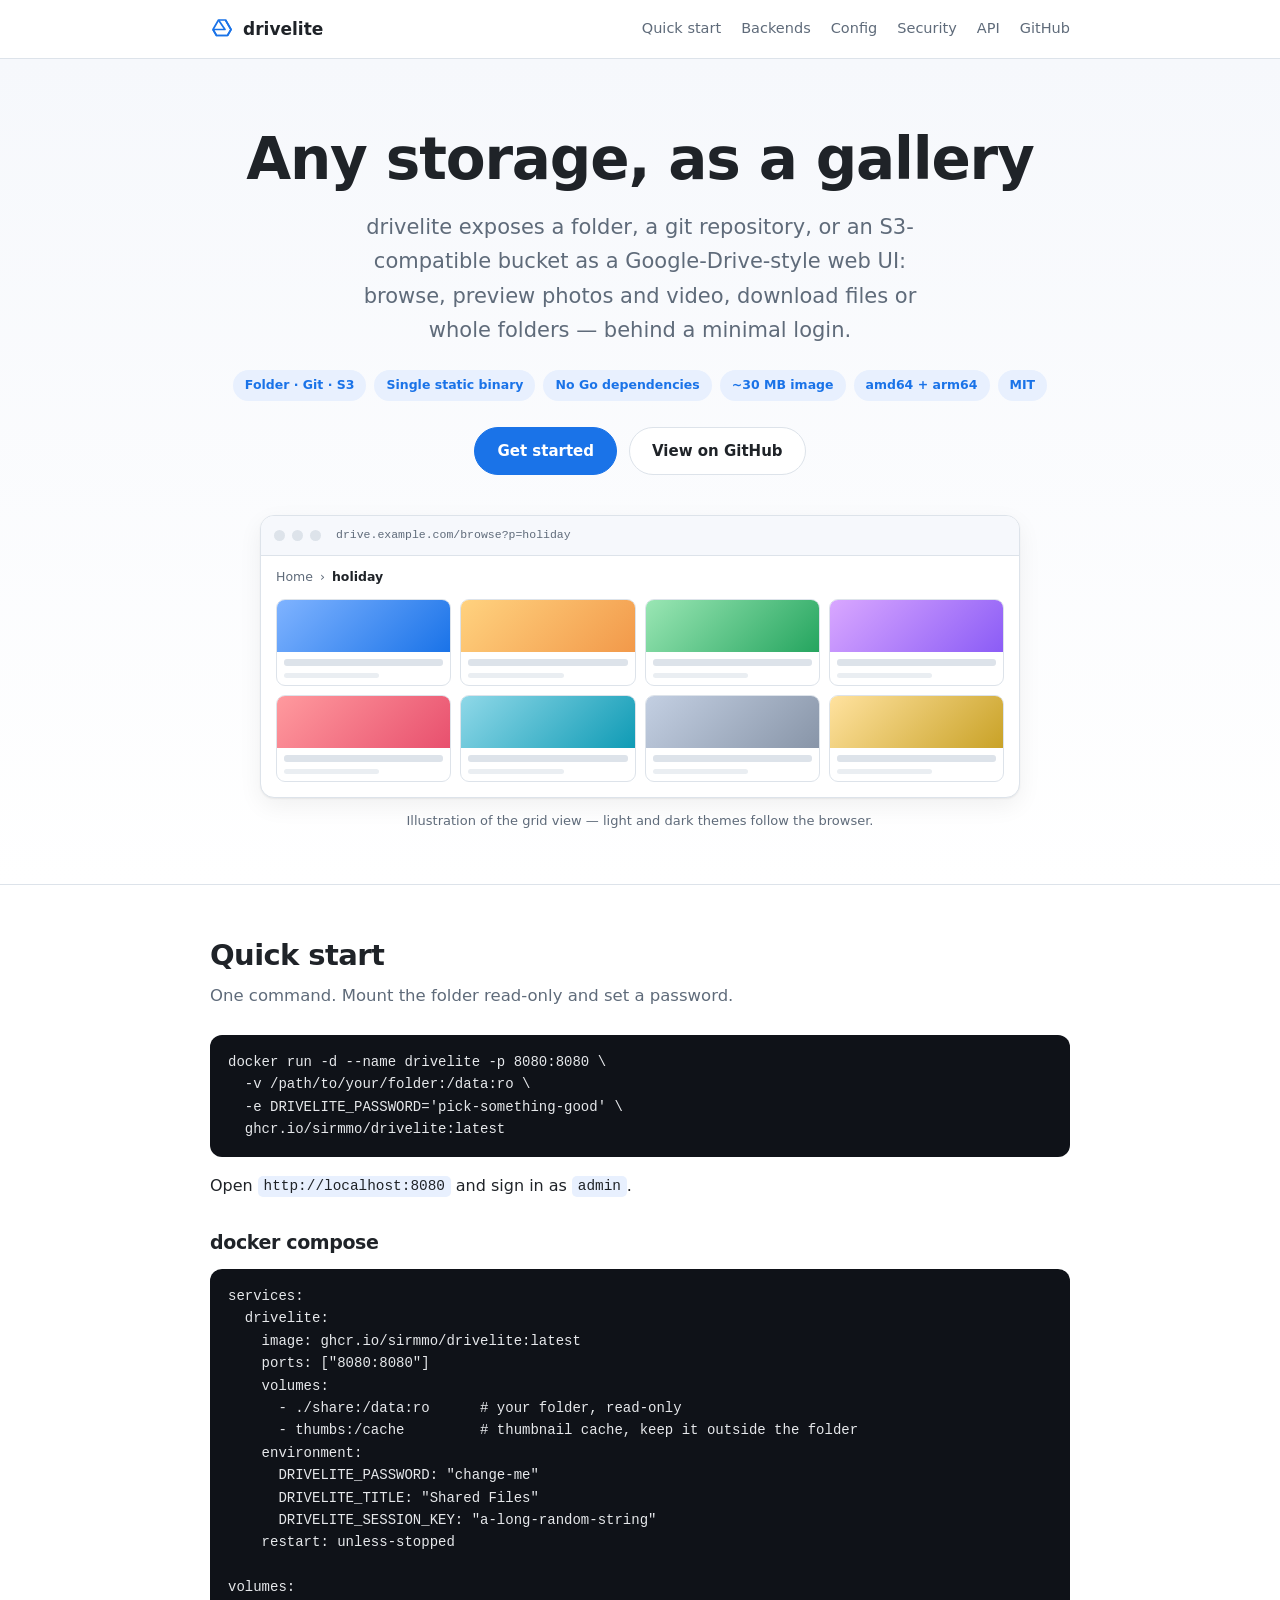
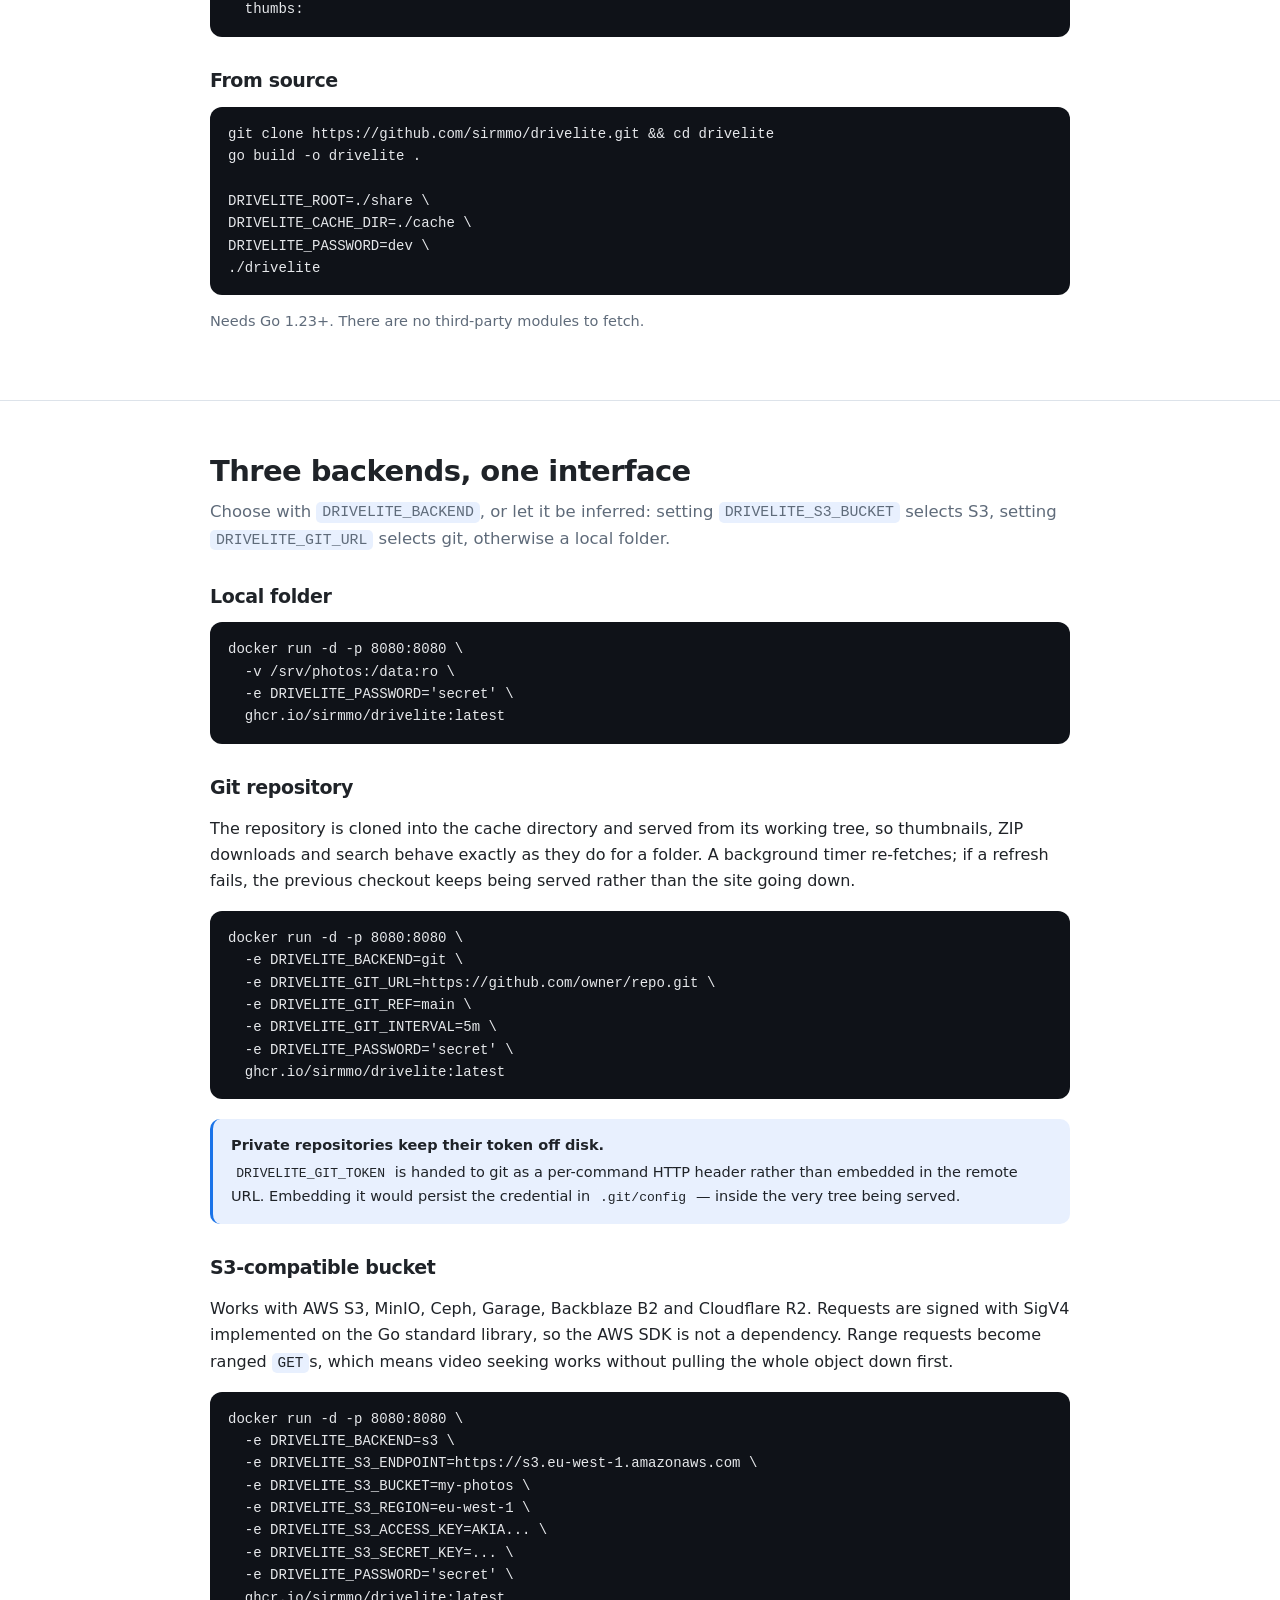
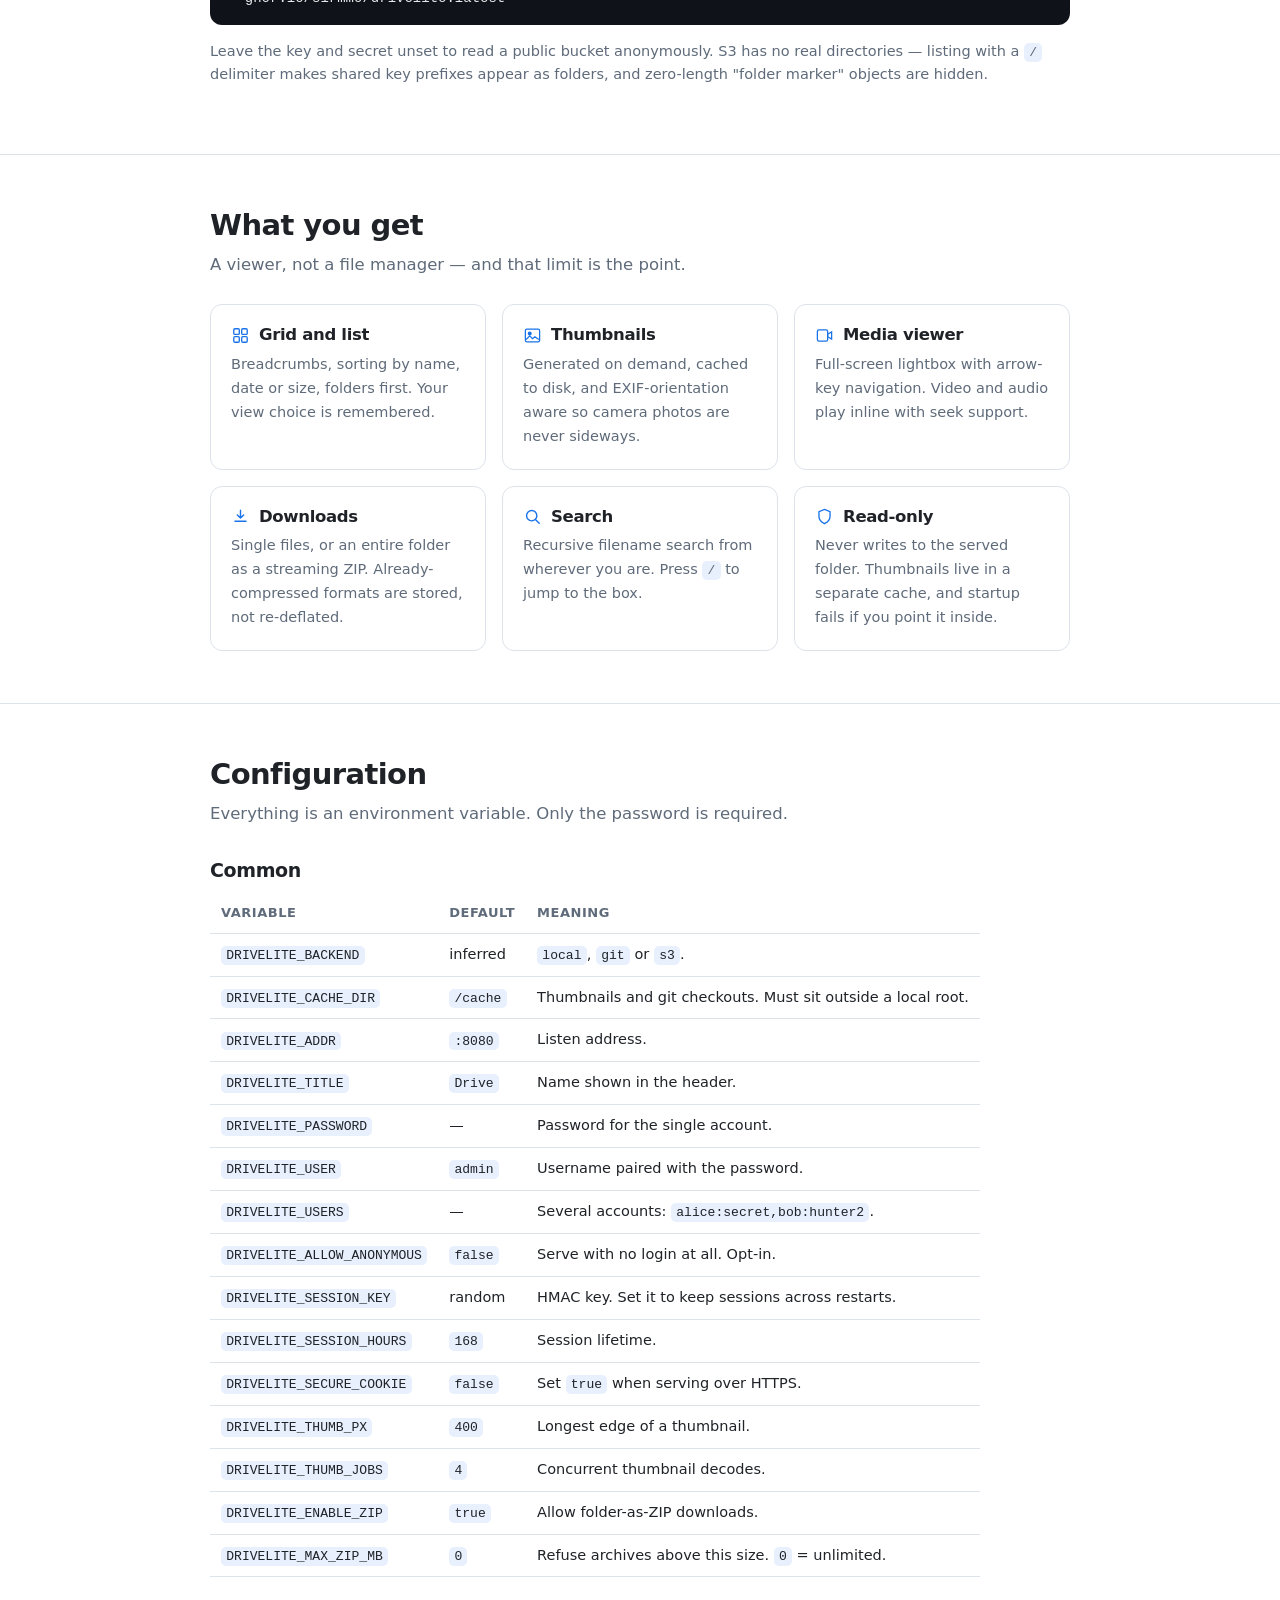
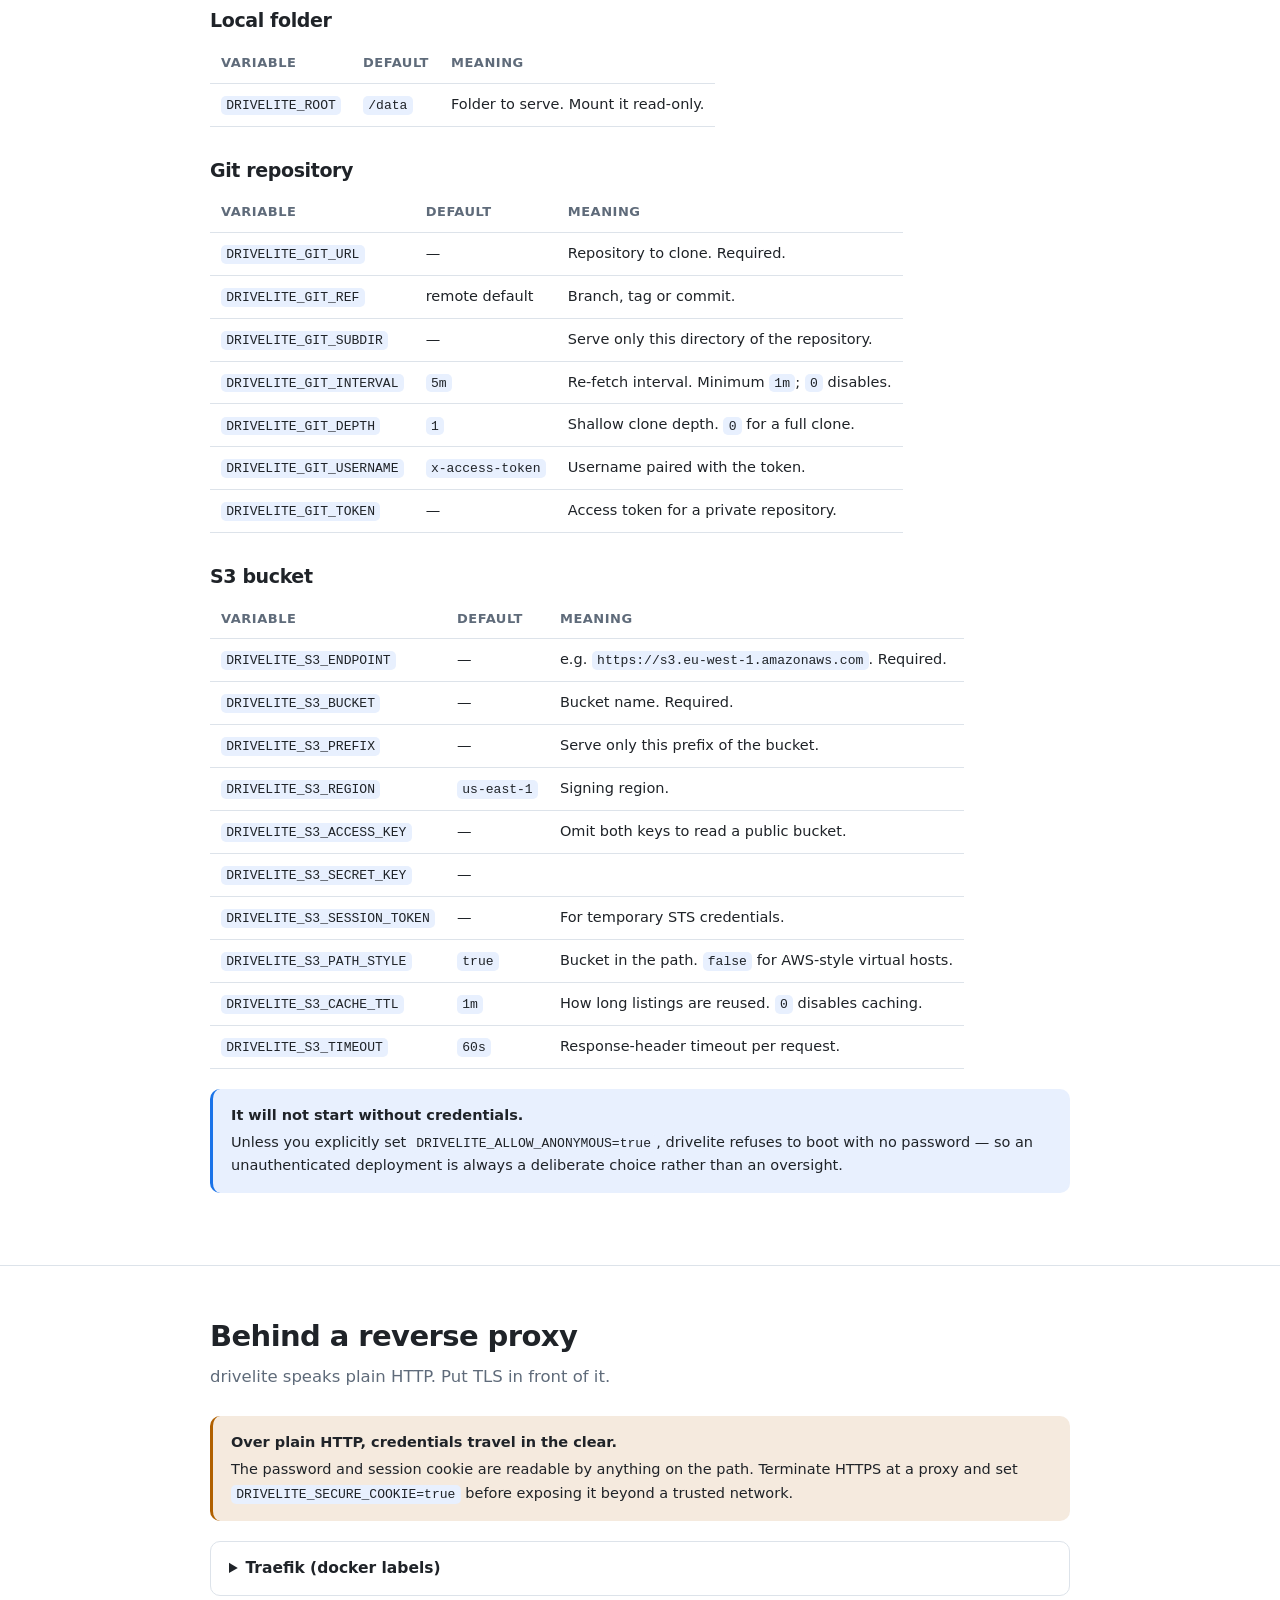
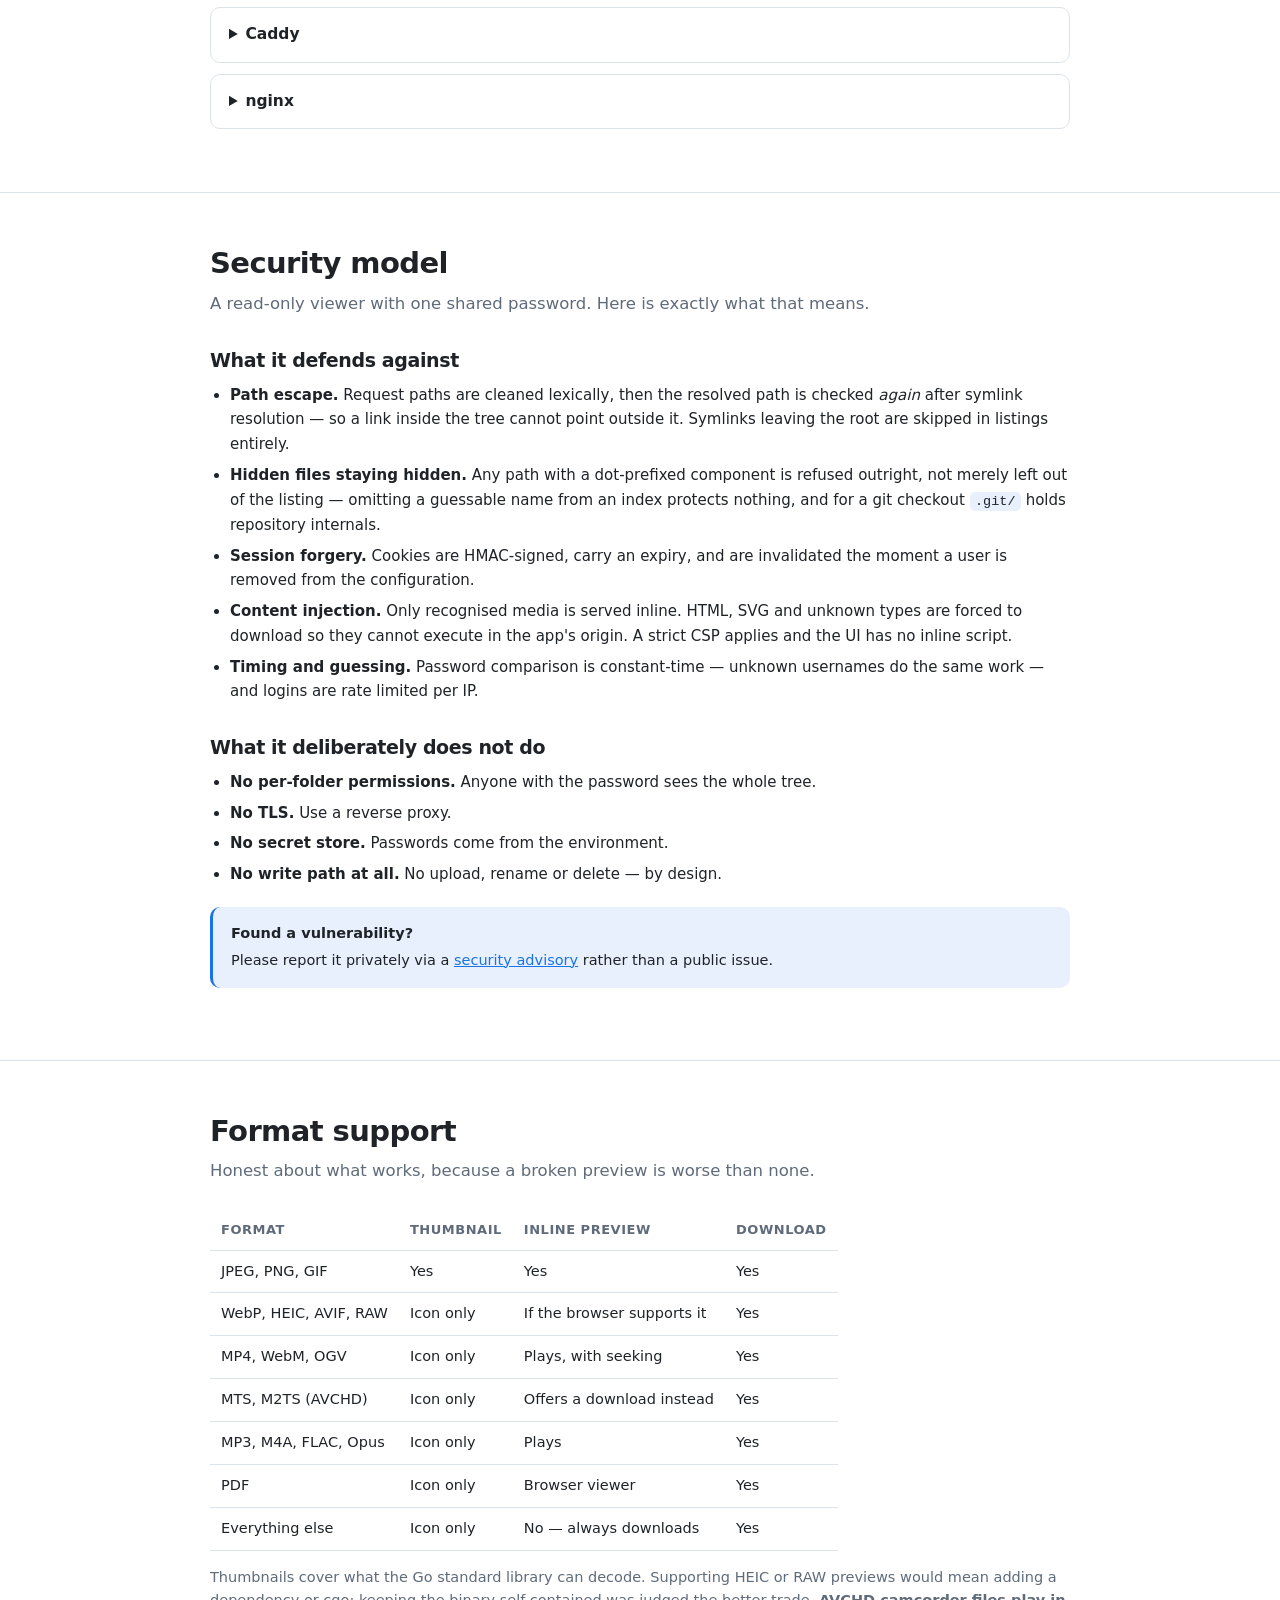
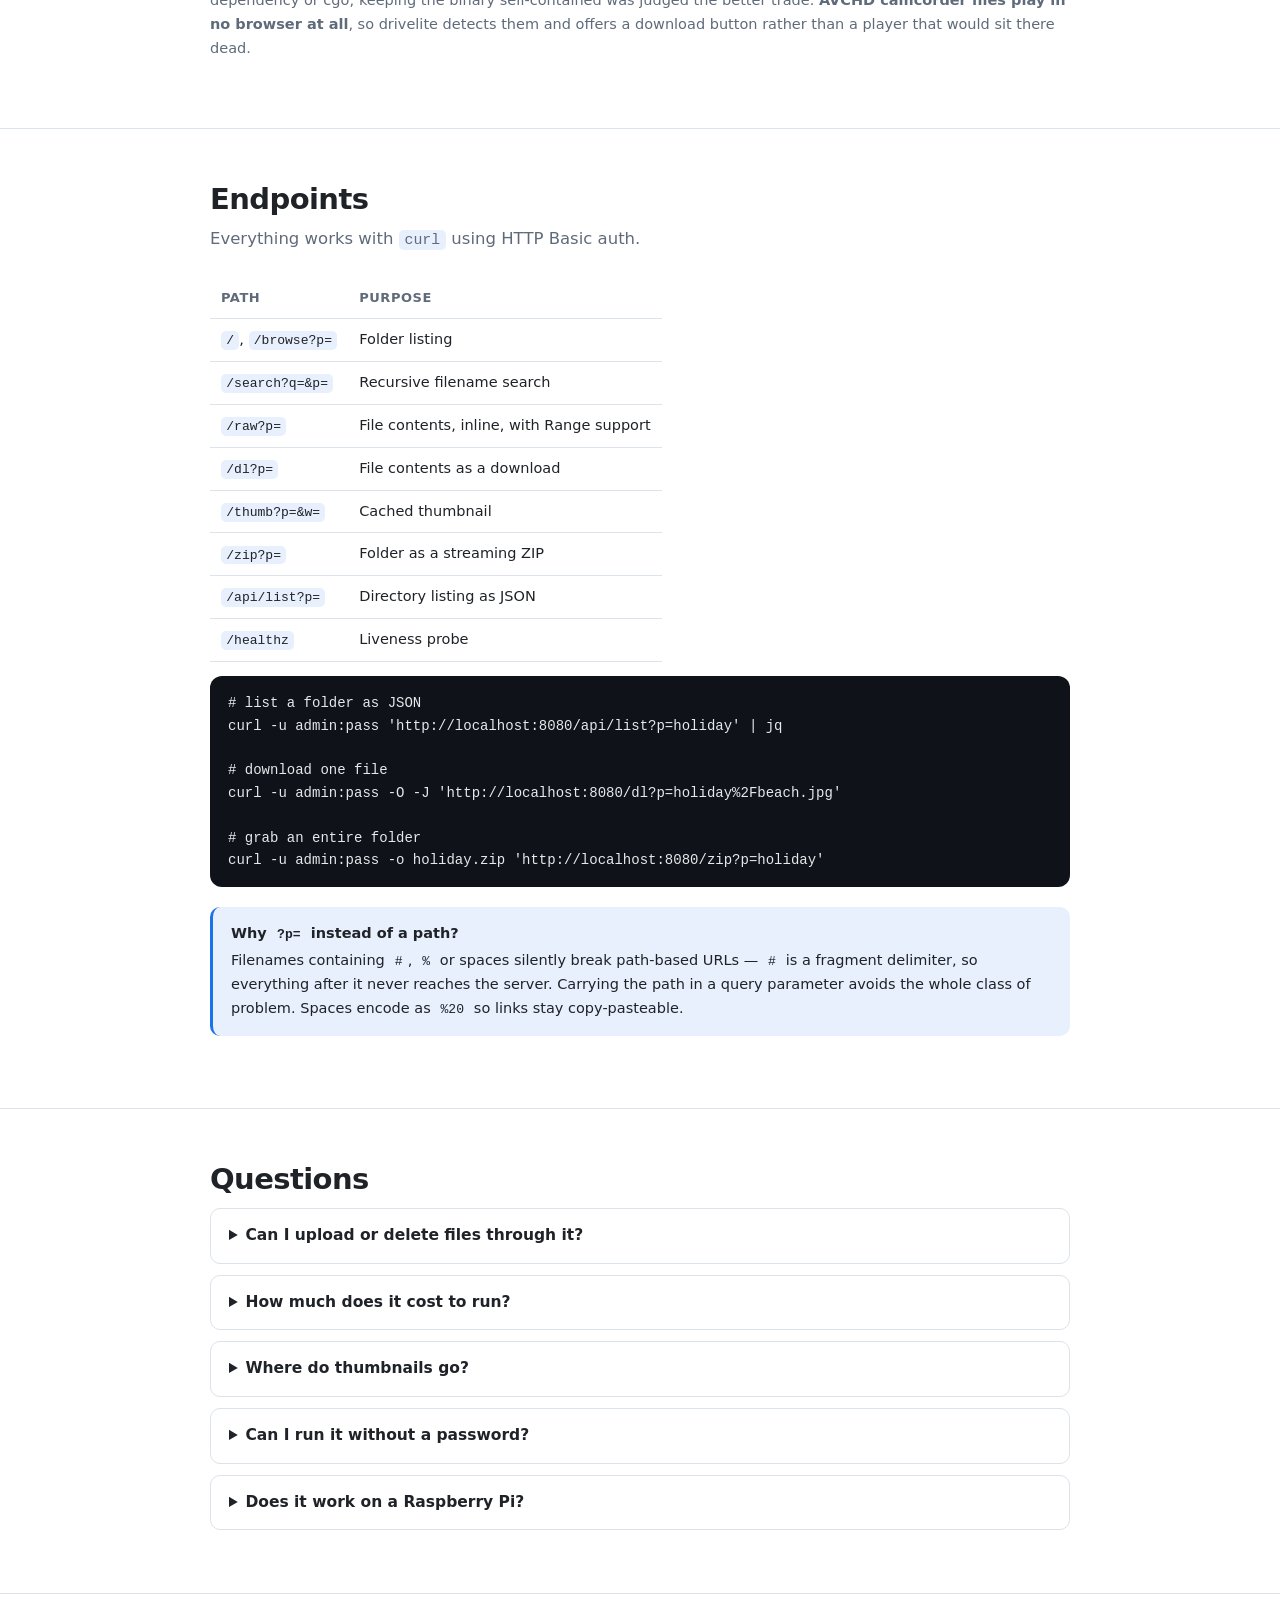
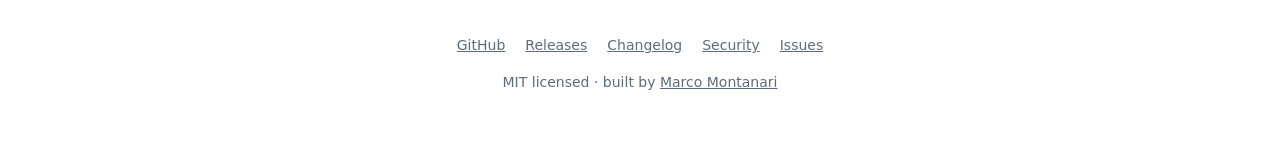
<file: docs/index.html>
<!doctype html>
<html lang="en">
<head>
<meta charset="utf-8">
<meta name="viewport" content="width=device-width, initial-scale=1">
<title>drivelite — a Drive-like web UI for folders, git and S3</title>
<meta name="description" content="A small Go service that exposes a local folder, a git repository, or an S3-compatible bucket as a browsable, downloadable gallery behind a minimal login. Single static binary, no dependencies.">
<link rel="canonical" href="https://ingmmo.com/drivelite/">
<meta property="og:title" content="drivelite">
<meta property="og:description" content="Expose a folder, a git repo, or an S3 bucket as a Drive-like gallery. Browse, preview, download — behind a minimal login.">
<meta property="og:type" content="website">
<meta property="og:url" content="https://ingmmo.com/drivelite/">
<link rel="icon" href="data:image/svg+xml,%3Csvg xmlns='http://www.w3.org/2000/svg' viewBox='0 0 24 24'%3E%3Crect width='24' height='24' rx='5' fill='%231a73e8'/%3E%3Cpath d='M9.2 4.5h5.6L20 13.2l-2.8 4.8H6.8L4 13.2 9.2 4.5Z' fill='none' stroke='%23fff' stroke-width='1.6' stroke-linejoin='round'/%3E%3C/svg%3E">
<style>
:root{
  color-scheme:light dark;
  --bg:#fff; --sunk:#f6f8fc; --panel:#fff; --line:#dde3ea;
  --text:#1f2328; --muted:#5f6b7a; --accent:#1a73e8; --soft:#e8f0fe;
  --code-bg:#0f1218; --code-fg:#e6e8eb; --ok:#137333; --warn:#b06000;
  --radius:12px; --shadow:0 1px 2px rgba(0,0,0,.06),0 8px 24px rgba(0,0,0,.06);
}
@media (prefers-color-scheme:dark){
  :root{
    --bg:#16181c; --sunk:#1b1e23; --panel:#22262c; --line:#333a43;
    --text:#e6e8eb; --muted:#9aa4b2; --accent:#8ab4f8; --soft:#1f2a3d;
    --code-bg:#0b0d11; --code-fg:#e6e8eb; --ok:#81c995; --warn:#fdd663;
    --shadow:0 1px 2px rgba(0,0,0,.4),0 8px 28px rgba(0,0,0,.35);
  }
}
*{box-sizing:border-box}
html{scroll-behavior:smooth;scroll-padding-top:70px}
body{
  margin:0;background:var(--bg);color:var(--text);
  font:16px/1.65 system-ui,-apple-system,"Segoe UI",Roboto,Helvetica,Arial,sans-serif;
  -webkit-font-smoothing:antialiased;
}
a{color:var(--accent)}
h1,h2,h3{line-height:1.25;letter-spacing:-.02em}
code,pre{font-family:ui-monospace,SFMono-Regular,"SF Mono",Menlo,Consolas,monospace}
code{font-size:.9em;background:var(--soft);padding:.15em .4em;border-radius:5px}
pre{
  background:var(--code-bg);color:var(--code-fg);
  padding:16px 18px;border-radius:var(--radius);overflow-x:auto;font-size:14px;line-height:1.6;
}
pre code{background:none;padding:0;color:inherit;font-size:inherit}
.wrap{max-width:900px;margin:0 auto;padding:0 20px}

/* nav */
nav{
  position:sticky;top:0;z-index:10;backdrop-filter:blur(10px);
  background:color-mix(in srgb,var(--bg) 88%,transparent);
  border-bottom:1px solid var(--line);
}
nav .wrap{display:flex;align-items:center;gap:22px;height:58px}
.logo{display:flex;align-items:center;gap:9px;font-weight:650;font-size:17px;color:var(--text);text-decoration:none}
.logo svg{width:24px;height:24px;color:var(--accent)}
nav .links{margin-left:auto;display:flex;gap:20px;font-size:14.5px}
nav .links a{color:var(--muted);text-decoration:none}
nav .links a:hover{color:var(--accent)}
@media(max-width:680px){nav .links a.opt{display:none}}

/* hero */
header.hero{padding:64px 0 40px;text-align:center;background:linear-gradient(180deg,var(--sunk),transparent)}
header.hero h1{font-size:clamp(38px,7vw,58px);margin:0 0 14px}
header.hero p.tag{font-size:clamp(17px,2.5vw,21px);color:var(--muted);margin:0 auto 12px;max-width:600px}
.pills{display:flex;gap:8px;justify-content:center;flex-wrap:wrap;margin:22px 0 26px}
.pill{font-size:12.5px;padding:5px 12px;border-radius:999px;background:var(--soft);color:var(--accent);font-weight:600}
.cta{display:flex;gap:12px;justify-content:center;flex-wrap:wrap;margin-bottom:10px}
.btn{
  display:inline-flex;align-items:center;gap:8px;padding:11px 22px;border-radius:999px;
  font-weight:600;font-size:15px;text-decoration:none;border:1px solid var(--line);
  background:var(--panel);color:var(--text);transition:.15s;
}
.btn:hover{border-color:var(--accent);background:var(--soft)}
.btn.primary{background:var(--accent);border-color:var(--accent);color:#fff}
@media(prefers-color-scheme:dark){.btn.primary{color:#10131a}}
.btn.primary:hover{filter:brightness(1.08)}

/* ui illustration */
.shot{margin:40px auto 0;max-width:760px;border:1px solid var(--line);border-radius:14px;overflow:hidden;box-shadow:var(--shadow);background:var(--panel)}
.shot .bar{display:flex;align-items:center;gap:7px;padding:10px 13px;border-bottom:1px solid var(--line);background:var(--sunk)}
.dot{width:11px;height:11px;border-radius:50%;background:var(--line)}
.shot .addr{margin-left:8px;font-size:11.5px;color:var(--muted);font-family:ui-monospace,monospace}
.shot .crumbs{display:flex;gap:7px;padding:11px 15px;font-size:12.5px;color:var(--muted);align-items:center}
.shot .crumbs b{color:var(--text)}
.shot .grid{display:grid;grid-template-columns:repeat(4,1fr);gap:9px;padding:0 15px 15px}
.tile{border:1px solid var(--line);border-radius:9px;overflow:hidden}
.tile .img{height:52px}
.tile .cap{height:7px;margin:7px;border-radius:3px;background:var(--line)}
.tile .cap.s{width:55%;margin-top:0;height:5px;opacity:.6}
.g1{background:linear-gradient(135deg,#7fb3ff,#1a73e8)}
.g2{background:linear-gradient(135deg,#ffd27f,#f2994a)}
.g3{background:linear-gradient(135deg,#9ae6b4,#25a55f)}
.g4{background:linear-gradient(135deg,#d9a7ff,#8b5cf6)}
.g5{background:linear-gradient(135deg,#ff9a9e,#e8506e)}
.g6{background:linear-gradient(135deg,#8fd8e8,#0f9bb5)}
.g7{background:linear-gradient(135deg,#c3cfe2,#8895a8)}
.g8{background:linear-gradient(135deg,#ffe29f,#c9a227)}
.caption{text-align:center;font-size:13px;color:var(--muted);margin-top:12px}
@media(max-width:600px){.shot .grid{grid-template-columns:repeat(2,1fr)}}

/* sections */
section{padding:52px 0;border-top:1px solid var(--line)}
section h2{font-size:29px;margin:0 0 8px}
section .lead{color:var(--muted);margin:0 0 26px;font-size:16.5px}
h3{font-size:19px;margin:32px 0 10px}

.cards{display:grid;grid-template-columns:repeat(auto-fit,minmax(240px,1fr));gap:16px}
.card{padding:20px;border:1px solid var(--line);border-radius:var(--radius);background:var(--panel)}
.card h3{margin:0 0 7px;font-size:16.5px;display:flex;align-items:center;gap:9px}
.card p{margin:0;font-size:14.5px;color:var(--muted)}
.card svg{width:19px;height:19px;color:var(--accent);flex:none}

table{width:100%;border-collapse:collapse;font-size:14.5px;margin:6px 0 4px;display:block;overflow-x:auto}
th,td{text-align:left;padding:9px 11px;border-bottom:1px solid var(--line);vertical-align:top}
th{font-weight:650;font-size:13px;text-transform:uppercase;letter-spacing:.04em;color:var(--muted)}
td:first-child{white-space:nowrap}
tbody tr:hover{background:var(--sunk)}

.note{padding:15px 18px;border-radius:10px;background:var(--soft);border-left:3px solid var(--accent);margin:20px 0;font-size:14.5px}
.note.warn{background:color-mix(in srgb,var(--warn) 13%,transparent);border-left-color:var(--warn)}
.note strong{display:block;margin-bottom:3px}

ul.tight{padding-left:20px;margin:10px 0}
ul.tight li{margin:6px 0;font-size:15px}

details{border:1px solid var(--line);border-radius:10px;padding:14px 18px;margin:11px 0;background:var(--panel)}
details summary{cursor:pointer;font-weight:600;font-size:15.5px}
details[open] summary{margin-bottom:11px}

footer{padding:40px 0 56px;border-top:1px solid var(--line);color:var(--muted);font-size:14px;text-align:center}
footer a{color:var(--muted)}
footer .row{display:flex;gap:20px;justify-content:center;flex-wrap:wrap;margin-bottom:14px}
</style>
</head>
<body>

<nav>
  <div class="wrap">
    <a class="logo" href="#top">
      <svg viewBox="0 0 24 24" aria-hidden="true"><path d="M8.5 3h7l5.5 9.5-3.5 6H6.5L3 12.5 8.5 3Z" fill="none" stroke="currentColor" stroke-width="1.7" stroke-linejoin="round"/><path d="M8.5 3 15 12.5H3.2M15.5 3 21 12.5l-3.5 6M3 12.5l3.5 6h11" fill="none" stroke="currentColor" stroke-width="1.7" stroke-linejoin="round"/></svg>
      drivelite
    </a>
    <div class="links">
      <a href="#quick-start">Quick start</a>
      <a href="#backends">Backends</a>
      <a href="#configuration">Config</a>
      <a href="#security" class="opt">Security</a>
      <a href="#api" class="opt">API</a>
      <a href="https://github.com/sirmmo/drivelite">GitHub</a>
    </div>
  </div>
</nav>

<header class="hero" id="top">
  <div class="wrap">
    <h1>Any storage, as a gallery</h1>
    <p class="tag">
      drivelite exposes a folder, a git repository, or an S3-compatible bucket
      as a Google-Drive-style web UI: browse, preview photos and video,
      download files or whole folders — behind a minimal login.
    </p>
    <div class="pills">
      <span class="pill">Folder · Git · S3</span>
      <span class="pill">Single static binary</span>
      <span class="pill">No Go dependencies</span>
      <span class="pill">~30 MB image</span>
      <span class="pill">amd64 + arm64</span>
      <span class="pill">MIT</span>
    </div>
    <div class="cta">
      <a class="btn primary" href="#quick-start">Get started</a>
      <a class="btn" href="https://github.com/sirmmo/drivelite">View on GitHub</a>
    </div>

    <div class="shot" aria-hidden="true">
      <div class="bar">
        <span class="dot"></span><span class="dot"></span><span class="dot"></span>
        <span class="addr">drive.example.com/browse?p=holiday</span>
      </div>
      <div class="crumbs">Home <span>›</span> <b>holiday</b></div>
      <div class="grid">
        <div class="tile"><div class="img g1"></div><div class="cap"></div><div class="cap s"></div></div>
        <div class="tile"><div class="img g2"></div><div class="cap"></div><div class="cap s"></div></div>
        <div class="tile"><div class="img g3"></div><div class="cap"></div><div class="cap s"></div></div>
        <div class="tile"><div class="img g4"></div><div class="cap"></div><div class="cap s"></div></div>
        <div class="tile"><div class="img g5"></div><div class="cap"></div><div class="cap s"></div></div>
        <div class="tile"><div class="img g6"></div><div class="cap"></div><div class="cap s"></div></div>
        <div class="tile"><div class="img g7"></div><div class="cap"></div><div class="cap s"></div></div>
        <div class="tile"><div class="img g8"></div><div class="cap"></div><div class="cap s"></div></div>
      </div>
    </div>
    <p class="caption">Illustration of the grid view — light and dark themes follow the browser.</p>
  </div>
</header>

<section id="quick-start">
  <div class="wrap">
    <h2>Quick start</h2>
    <p class="lead">One command. Mount the folder read-only and set a password.</p>

<pre><code>docker run -d --name drivelite -p 8080:8080 \
  -v /path/to/your/folder:/data:ro \
  -e DRIVELITE_PASSWORD='pick-something-good' \
  ghcr.io/sirmmo/drivelite:latest</code></pre>

    <p>Open <code>http://localhost:8080</code> and sign in as <code>admin</code>.</p>

    <h3>docker compose</h3>
<pre><code>services:
  drivelite:
    image: ghcr.io/sirmmo/drivelite:latest
    ports: ["8080:8080"]
    volumes:
      - ./share:/data:ro      # your folder, read-only
      - thumbs:/cache         # thumbnail cache, keep it outside the folder
    environment:
      DRIVELITE_PASSWORD: "change-me"
      DRIVELITE_TITLE: "Shared Files"
      DRIVELITE_SESSION_KEY: "a-long-random-string"
    restart: unless-stopped

volumes:
  thumbs:</code></pre>

    <h3>From source</h3>
<pre><code>git clone https://github.com/sirmmo/drivelite.git &amp;&amp; cd drivelite
go build -o drivelite .

DRIVELITE_ROOT=./share \
DRIVELITE_CACHE_DIR=./cache \
DRIVELITE_PASSWORD=dev \
./drivelite</code></pre>
    <p style="font-size:14.5px;color:var(--muted)">Needs Go 1.23+. There are no third-party modules to fetch.</p>
  </div>
</section>

<section id="backends">
  <div class="wrap">
    <h2>Three backends, one interface</h2>
    <p class="lead">
      Choose with <code>DRIVELITE_BACKEND</code>, or let it be inferred:
      setting <code>DRIVELITE_S3_BUCKET</code> selects S3, setting
      <code>DRIVELITE_GIT_URL</code> selects git, otherwise a local folder.
    </p>

    <h3>Local folder</h3>
<pre><code>docker run -d -p 8080:8080 \
  -v /srv/photos:/data:ro \
  -e DRIVELITE_PASSWORD='secret' \
  ghcr.io/sirmmo/drivelite:latest</code></pre>

    <h3>Git repository</h3>
    <p>
      The repository is cloned into the cache directory and served from its
      working tree, so thumbnails, ZIP downloads and search behave exactly as
      they do for a folder. A background timer re-fetches; if a refresh fails,
      the previous checkout keeps being served rather than the site going down.
    </p>
<pre><code>docker run -d -p 8080:8080 \
  -e DRIVELITE_BACKEND=git \
  -e DRIVELITE_GIT_URL=https://github.com/owner/repo.git \
  -e DRIVELITE_GIT_REF=main \
  -e DRIVELITE_GIT_INTERVAL=5m \
  -e DRIVELITE_PASSWORD='secret' \
  ghcr.io/sirmmo/drivelite:latest</code></pre>

    <div class="note">
      <strong>Private repositories keep their token off disk.</strong>
      <code>DRIVELITE_GIT_TOKEN</code> is handed to git as a per-command HTTP
      header rather than embedded in the remote URL. Embedding it would persist
      the credential in <code>.git/config</code> — inside the very tree being
      served.
    </div>

    <h3>S3-compatible bucket</h3>
    <p>
      Works with AWS S3, MinIO, Ceph, Garage, Backblaze B2 and Cloudflare R2.
      Requests are signed with SigV4 implemented on the Go standard library, so
      the AWS SDK is not a dependency. Range requests become ranged
      <code>GET</code>s, which means video seeking works without pulling the
      whole object down first.
    </p>
<pre><code>docker run -d -p 8080:8080 \
  -e DRIVELITE_BACKEND=s3 \
  -e DRIVELITE_S3_ENDPOINT=https://s3.eu-west-1.amazonaws.com \
  -e DRIVELITE_S3_BUCKET=my-photos \
  -e DRIVELITE_S3_REGION=eu-west-1 \
  -e DRIVELITE_S3_ACCESS_KEY=AKIA... \
  -e DRIVELITE_S3_SECRET_KEY=... \
  -e DRIVELITE_PASSWORD='secret' \
  ghcr.io/sirmmo/drivelite:latest</code></pre>
    <p style="font-size:14.5px;color:var(--muted)">
      Leave the key and secret unset to read a public bucket anonymously.
      S3 has no real directories — listing with a <code>/</code> delimiter makes
      shared key prefixes appear as folders, and zero-length "folder marker"
      objects are hidden.
    </p>
  </div>
</section>

<section id="features">
  <div class="wrap">
    <h2>What you get</h2>
    <p class="lead">A viewer, not a file manager — and that limit is the point.</p>

    <div class="cards">
      <div class="card">
        <h3><svg viewBox="0 0 24 24" fill="none" stroke="currentColor" stroke-width="1.7"><rect x="3.5" y="3.5" width="7" height="7" rx="1.5"/><rect x="13.5" y="3.5" width="7" height="7" rx="1.5"/><rect x="3.5" y="13.5" width="7" height="7" rx="1.5"/><rect x="13.5" y="13.5" width="7" height="7" rx="1.5"/></svg>Grid and list</h3>
        <p>Breadcrumbs, sorting by name, date or size, folders first. Your view choice is remembered.</p>
      </div>
      <div class="card">
        <h3><svg viewBox="0 0 24 24" fill="none" stroke="currentColor" stroke-width="1.6"><rect x="3" y="4" width="18" height="16" rx="2"/><circle cx="8.5" cy="9.5" r="1.8" fill="currentColor"/><path d="m4 17 4.5-4.5 3.5 3.5 3-2.5L20 17"/></svg>Thumbnails</h3>
        <p>Generated on demand, cached to disk, and EXIF-orientation aware so camera photos are never sideways.</p>
      </div>
      <div class="card">
        <h3><svg viewBox="0 0 24 24" fill="none" stroke="currentColor" stroke-width="1.6"><rect x="3" y="5" width="13" height="14" rx="2"/><path d="m16 10.5 5-3v9l-5-3v-3Z"/></svg>Media viewer</h3>
        <p>Full-screen lightbox with arrow-key navigation. Video and audio play inline with seek support.</p>
      </div>
      <div class="card">
        <h3><svg viewBox="0 0 24 24" fill="none" stroke="currentColor" stroke-width="1.8" stroke-linecap="round"><path d="M12 4v10m0 0 4-4m-4 4-4-4M5 18h14"/></svg>Downloads</h3>
        <p>Single files, or an entire folder as a streaming ZIP. Already-compressed formats are stored, not re-deflated.</p>
      </div>
      <div class="card">
        <h3><svg viewBox="0 0 24 24" fill="none" stroke="currentColor" stroke-width="1.8"><circle cx="11" cy="11" r="6.5"/><path d="m16 16 4.5 4.5" stroke-linecap="round"/></svg>Search</h3>
        <p>Recursive filename search from wherever you are. Press <code>/</code> to jump to the box.</p>
      </div>
      <div class="card">
        <h3><svg viewBox="0 0 24 24" fill="none" stroke="currentColor" stroke-width="1.7"><path d="M12 3l7 3v6c0 4-3 7-7 9-4-2-7-5-7-9V6l7-3Z"/></svg>Read-only</h3>
        <p>Never writes to the served folder. Thumbnails live in a separate cache, and startup fails if you point it inside.</p>
      </div>
    </div>
  </div>
</section>

<section id="configuration">
  <div class="wrap">
    <h2>Configuration</h2>
    <p class="lead">Everything is an environment variable. Only the password is required.</p>

    <h3>Common</h3>
    <table>
      <thead><tr><th>Variable</th><th>Default</th><th>Meaning</th></tr></thead>
      <tbody>
        <tr><td><code>DRIVELITE_BACKEND</code></td><td>inferred</td><td><code>local</code>, <code>git</code> or <code>s3</code>.</td></tr>
        <tr><td><code>DRIVELITE_CACHE_DIR</code></td><td><code>/cache</code></td><td>Thumbnails and git checkouts. Must sit outside a local root.</td></tr>
        <tr><td><code>DRIVELITE_ADDR</code></td><td><code>:8080</code></td><td>Listen address.</td></tr>
        <tr><td><code>DRIVELITE_TITLE</code></td><td><code>Drive</code></td><td>Name shown in the header.</td></tr>
        <tr><td><code>DRIVELITE_PASSWORD</code></td><td>—</td><td>Password for the single account.</td></tr>
        <tr><td><code>DRIVELITE_USER</code></td><td><code>admin</code></td><td>Username paired with the password.</td></tr>
        <tr><td><code>DRIVELITE_USERS</code></td><td>—</td><td>Several accounts: <code>alice:secret,bob:hunter2</code>.</td></tr>
        <tr><td><code>DRIVELITE_ALLOW_ANONYMOUS</code></td><td><code>false</code></td><td>Serve with no login at all. Opt-in.</td></tr>
        <tr><td><code>DRIVELITE_SESSION_KEY</code></td><td>random</td><td>HMAC key. Set it to keep sessions across restarts.</td></tr>
        <tr><td><code>DRIVELITE_SESSION_HOURS</code></td><td><code>168</code></td><td>Session lifetime.</td></tr>
        <tr><td><code>DRIVELITE_SECURE_COOKIE</code></td><td><code>false</code></td><td>Set <code>true</code> when serving over HTTPS.</td></tr>
        <tr><td><code>DRIVELITE_THUMB_PX</code></td><td><code>400</code></td><td>Longest edge of a thumbnail.</td></tr>
        <tr><td><code>DRIVELITE_THUMB_JOBS</code></td><td><code>4</code></td><td>Concurrent thumbnail decodes.</td></tr>
        <tr><td><code>DRIVELITE_ENABLE_ZIP</code></td><td><code>true</code></td><td>Allow folder-as-ZIP downloads.</td></tr>
        <tr><td><code>DRIVELITE_MAX_ZIP_MB</code></td><td><code>0</code></td><td>Refuse archives above this size. <code>0</code> = unlimited.</td></tr>
      </tbody>
    </table>

    <h3>Local folder</h3>
    <table>
      <thead><tr><th>Variable</th><th>Default</th><th>Meaning</th></tr></thead>
      <tbody>
        <tr><td><code>DRIVELITE_ROOT</code></td><td><code>/data</code></td><td>Folder to serve. Mount it read-only.</td></tr>
      </tbody>
    </table>

    <h3>Git repository</h3>
    <table>
      <thead><tr><th>Variable</th><th>Default</th><th>Meaning</th></tr></thead>
      <tbody>
        <tr><td><code>DRIVELITE_GIT_URL</code></td><td>—</td><td>Repository to clone. Required.</td></tr>
        <tr><td><code>DRIVELITE_GIT_REF</code></td><td>remote default</td><td>Branch, tag or commit.</td></tr>
        <tr><td><code>DRIVELITE_GIT_SUBDIR</code></td><td>—</td><td>Serve only this directory of the repository.</td></tr>
        <tr><td><code>DRIVELITE_GIT_INTERVAL</code></td><td><code>5m</code></td><td>Re-fetch interval. Minimum <code>1m</code>; <code>0</code> disables.</td></tr>
        <tr><td><code>DRIVELITE_GIT_DEPTH</code></td><td><code>1</code></td><td>Shallow clone depth. <code>0</code> for a full clone.</td></tr>
        <tr><td><code>DRIVELITE_GIT_USERNAME</code></td><td><code>x-access-token</code></td><td>Username paired with the token.</td></tr>
        <tr><td><code>DRIVELITE_GIT_TOKEN</code></td><td>—</td><td>Access token for a private repository.</td></tr>
      </tbody>
    </table>

    <h3>S3 bucket</h3>
    <table>
      <thead><tr><th>Variable</th><th>Default</th><th>Meaning</th></tr></thead>
      <tbody>
        <tr><td><code>DRIVELITE_S3_ENDPOINT</code></td><td>—</td><td>e.g. <code>https://s3.eu-west-1.amazonaws.com</code>. Required.</td></tr>
        <tr><td><code>DRIVELITE_S3_BUCKET</code></td><td>—</td><td>Bucket name. Required.</td></tr>
        <tr><td><code>DRIVELITE_S3_PREFIX</code></td><td>—</td><td>Serve only this prefix of the bucket.</td></tr>
        <tr><td><code>DRIVELITE_S3_REGION</code></td><td><code>us-east-1</code></td><td>Signing region.</td></tr>
        <tr><td><code>DRIVELITE_S3_ACCESS_KEY</code></td><td>—</td><td>Omit both keys to read a public bucket.</td></tr>
        <tr><td><code>DRIVELITE_S3_SECRET_KEY</code></td><td>—</td><td>&nbsp;</td></tr>
        <tr><td><code>DRIVELITE_S3_SESSION_TOKEN</code></td><td>—</td><td>For temporary STS credentials.</td></tr>
        <tr><td><code>DRIVELITE_S3_PATH_STYLE</code></td><td><code>true</code></td><td>Bucket in the path. <code>false</code> for AWS-style virtual hosts.</td></tr>
        <tr><td><code>DRIVELITE_S3_CACHE_TTL</code></td><td><code>1m</code></td><td>How long listings are reused. <code>0</code> disables caching.</td></tr>
        <tr><td><code>DRIVELITE_S3_TIMEOUT</code></td><td><code>60s</code></td><td>Response-header timeout per request.</td></tr>
      </tbody>
    </table>

    <div class="note">
      <strong>It will not start without credentials.</strong>
      Unless you explicitly set <code>DRIVELITE_ALLOW_ANONYMOUS=true</code>, drivelite
      refuses to boot with no password — so an unauthenticated deployment is always
      a deliberate choice rather than an oversight.
    </div>
  </div>
</section>

<section id="proxy">
  <div class="wrap">
    <h2>Behind a reverse proxy</h2>
    <p class="lead">drivelite speaks plain HTTP. Put TLS in front of it.</p>

    <div class="note warn">
      <strong>Over plain HTTP, credentials travel in the clear.</strong>
      The password and session cookie are readable by anything on the path. Terminate
      HTTPS at a proxy and set <code>DRIVELITE_SECURE_COOKIE=true</code> before exposing
      it beyond a trusted network.
    </div>

    <details>
      <summary>Traefik (docker labels)</summary>
<pre><code>services:
  drivelite:
    image: ghcr.io/sirmmo/drivelite:latest
    volumes:
      - ./share:/data:ro
    environment:
      DRIVELITE_PASSWORD: "change-me"
      DRIVELITE_SECURE_COOKIE: "true"
    labels:
      - traefik.enable=true
      - traefik.http.routers.drivelite.rule=Host(`files.example.com`)
      - traefik.http.routers.drivelite.entrypoints=websecure
      - traefik.http.routers.drivelite.tls.certresolver=letsencrypt
      - traefik.http.services.drivelite.loadbalancer.server.port=8080</code></pre>
      <p style="font-size:14.5px;color:var(--muted);margin:0">
        Note there is no <code>ports:</code> entry — the container is reachable only
        through Traefik, not directly.
      </p>
    </details>

    <details>
      <summary>Caddy</summary>
<pre><code>files.example.com {
    reverse_proxy drivelite:8080
}</code></pre>
    </details>

    <details>
      <summary>nginx</summary>
<pre><code>server {
    listen 443 ssl http2;
    server_name files.example.com;

    location / {
        proxy_pass         http://127.0.0.1:8080;
        proxy_set_header   Host $host;
        proxy_set_header   X-Forwarded-For $proxy_add_x_forwarded_for;
        proxy_set_header   X-Forwarded-Proto $scheme;

        # Large media and ZIP streams
        proxy_buffering    off;
        client_max_body_size 0;
    }
}</code></pre>
    </details>
  </div>
</section>

<section id="security">
  <div class="wrap">
    <h2>Security model</h2>
    <p class="lead">A read-only viewer with one shared password. Here is exactly what that means.</p>

    <h3>What it defends against</h3>
    <ul class="tight">
      <li><strong>Path escape.</strong> Request paths are cleaned lexically, then the resolved path is checked <em>again</em> after symlink resolution — so a link inside the tree cannot point outside it. Symlinks leaving the root are skipped in listings entirely.</li>
      <li><strong>Hidden files staying hidden.</strong> Any path with a dot-prefixed component is refused outright, not merely left out of the listing — omitting a guessable name from an index protects nothing, and for a git checkout <code>.git/</code> holds repository internals.</li>
      <li><strong>Session forgery.</strong> Cookies are HMAC-signed, carry an expiry, and are invalidated the moment a user is removed from the configuration.</li>
      <li><strong>Content injection.</strong> Only recognised media is served inline. HTML, SVG and unknown types are forced to download so they cannot execute in the app's origin. A strict CSP applies and the UI has no inline script.</li>
      <li><strong>Timing and guessing.</strong> Password comparison is constant-time — unknown usernames do the same work — and logins are rate limited per IP.</li>
    </ul>

    <h3>What it deliberately does not do</h3>
    <ul class="tight">
      <li><strong>No per-folder permissions.</strong> Anyone with the password sees the whole tree.</li>
      <li><strong>No TLS.</strong> Use a reverse proxy.</li>
      <li><strong>No secret store.</strong> Passwords come from the environment.</li>
      <li><strong>No write path at all.</strong> No upload, rename or delete — by design.</li>
    </ul>

    <div class="note">
      <strong>Found a vulnerability?</strong>
      Please report it privately via a
      <a href="https://github.com/sirmmo/drivelite/security/advisories/new">security advisory</a>
      rather than a public issue.
    </div>
  </div>
</section>

<section id="formats">
  <div class="wrap">
    <h2>Format support</h2>
    <p class="lead">Honest about what works, because a broken preview is worse than none.</p>

    <table>
      <thead><tr><th>Format</th><th>Thumbnail</th><th>Inline preview</th><th>Download</th></tr></thead>
      <tbody>
        <tr><td>JPEG, PNG, GIF</td><td>Yes</td><td>Yes</td><td>Yes</td></tr>
        <tr><td>WebP, HEIC, AVIF, RAW</td><td>Icon only</td><td>If the browser supports it</td><td>Yes</td></tr>
        <tr><td>MP4, WebM, OGV</td><td>Icon only</td><td>Plays, with seeking</td><td>Yes</td></tr>
        <tr><td>MTS, M2TS (AVCHD)</td><td>Icon only</td><td>Offers a download instead</td><td>Yes</td></tr>
        <tr><td>MP3, M4A, FLAC, Opus</td><td>Icon only</td><td>Plays</td><td>Yes</td></tr>
        <tr><td>PDF</td><td>Icon only</td><td>Browser viewer</td><td>Yes</td></tr>
        <tr><td>Everything else</td><td>Icon only</td><td>No — always downloads</td><td>Yes</td></tr>
      </tbody>
    </table>

    <p style="font-size:14.5px;color:var(--muted)">
      Thumbnails cover what the Go standard library can decode. Supporting HEIC or RAW
      previews would mean adding a dependency or cgo; keeping the binary self-contained
      was judged the better trade. <strong>AVCHD camcorder files play in no browser at
      all</strong>, so drivelite detects them and offers a download button rather than a
      player that would sit there dead.
    </p>
  </div>
</section>

<section id="api">
  <div class="wrap">
    <h2>Endpoints</h2>
    <p class="lead">Everything works with <code>curl</code> using HTTP Basic auth.</p>

    <table>
      <thead><tr><th>Path</th><th>Purpose</th></tr></thead>
      <tbody>
        <tr><td><code>/</code>, <code>/browse?p=</code></td><td>Folder listing</td></tr>
        <tr><td><code>/search?q=&amp;p=</code></td><td>Recursive filename search</td></tr>
        <tr><td><code>/raw?p=</code></td><td>File contents, inline, with Range support</td></tr>
        <tr><td><code>/dl?p=</code></td><td>File contents as a download</td></tr>
        <tr><td><code>/thumb?p=&amp;w=</code></td><td>Cached thumbnail</td></tr>
        <tr><td><code>/zip?p=</code></td><td>Folder as a streaming ZIP</td></tr>
        <tr><td><code>/api/list?p=</code></td><td>Directory listing as JSON</td></tr>
        <tr><td><code>/healthz</code></td><td>Liveness probe</td></tr>
      </tbody>
    </table>

<pre><code># list a folder as JSON
curl -u admin:pass 'http://localhost:8080/api/list?p=holiday' | jq

# download one file
curl -u admin:pass -O -J 'http://localhost:8080/dl?p=holiday%2Fbeach.jpg'

# grab an entire folder
curl -u admin:pass -o holiday.zip 'http://localhost:8080/zip?p=holiday'</code></pre>

    <div class="note">
      <strong>Why <code>?p=</code> instead of a path?</strong>
      Filenames containing <code>#</code>, <code>%</code> or spaces silently break
      path-based URLs — <code>#</code> is a fragment delimiter, so everything after it
      never reaches the server. Carrying the path in a query parameter avoids the whole
      class of problem. Spaces encode as <code>%20</code> so links stay copy-pasteable.
    </div>
  </div>
</section>

<section id="faq">
  <div class="wrap">
    <h2>Questions</h2>

    <details>
      <summary>Can I upload or delete files through it?</summary>
      <p>No, and that is deliberate. drivelite has no write path at all, which is what
      lets you mount the data volume <code>:ro</code> and make a simple promise: your
      files are never touched. If you need a full file manager, drivelite is the wrong
      tool.</p>
    </details>

    <details>
      <summary>How much does it cost to run?</summary>
      <p>The image is about 20 MB and idles at a few megabytes of RSS. Thumbnail
      generation is the only real work: roughly 0.5–1.5 s for a large camera JPEG the
      first time, then served from cache. A 50-photo folder warms in under half a minute
      with the default four workers, once, forever.</p>
    </details>

    <details>
      <summary>Where do thumbnails go?</summary>
      <p>Into <code>DRIVELITE_CACHE_DIR</code>, never into the folder you are sharing —
      startup fails if you point the cache inside the served root. Cache entries are
      keyed by path, modification time, size and width, so editing a file naturally
      invalidates its thumbnail. The directory is safe to delete at any time.</p>
    </details>

    <details>
      <summary>Can I run it without a password?</summary>
      <p>Yes, with <code>DRIVELITE_ALLOW_ANONYMOUS=true</code>. It has to be explicit,
      and the service logs a warning on every start. Reasonable on a trusted LAN;
      think carefully anywhere else.</p>
    </details>

    <details>
      <summary>Does it work on a Raspberry Pi?</summary>
      <p>Yes — images are published for <code>linux/amd64</code> and
      <code>linux/arm64</code>, and release binaries also cover 32-bit ARM. Thumbnail
      generation is CPU-bound, so consider lowering <code>DRIVELITE_THUMB_JOBS</code>
      on a small board.</p>
    </details>
  </div>
</section>

<footer>
  <div class="wrap">
    <div class="row">
      <a href="https://github.com/sirmmo/drivelite">GitHub</a>
      <a href="https://github.com/sirmmo/drivelite/releases">Releases</a>
      <a href="https://github.com/sirmmo/drivelite/blob/main/CHANGELOG.md">Changelog</a>
      <a href="https://github.com/sirmmo/drivelite/blob/main/SECURITY.md">Security</a>
      <a href="https://github.com/sirmmo/drivelite/issues">Issues</a>
    </div>
    <p>MIT licensed · built by <a href="https://ingmmo.com">Marco Montanari</a></p>
  </div>
</footer>

</body>
</html>
</file>
